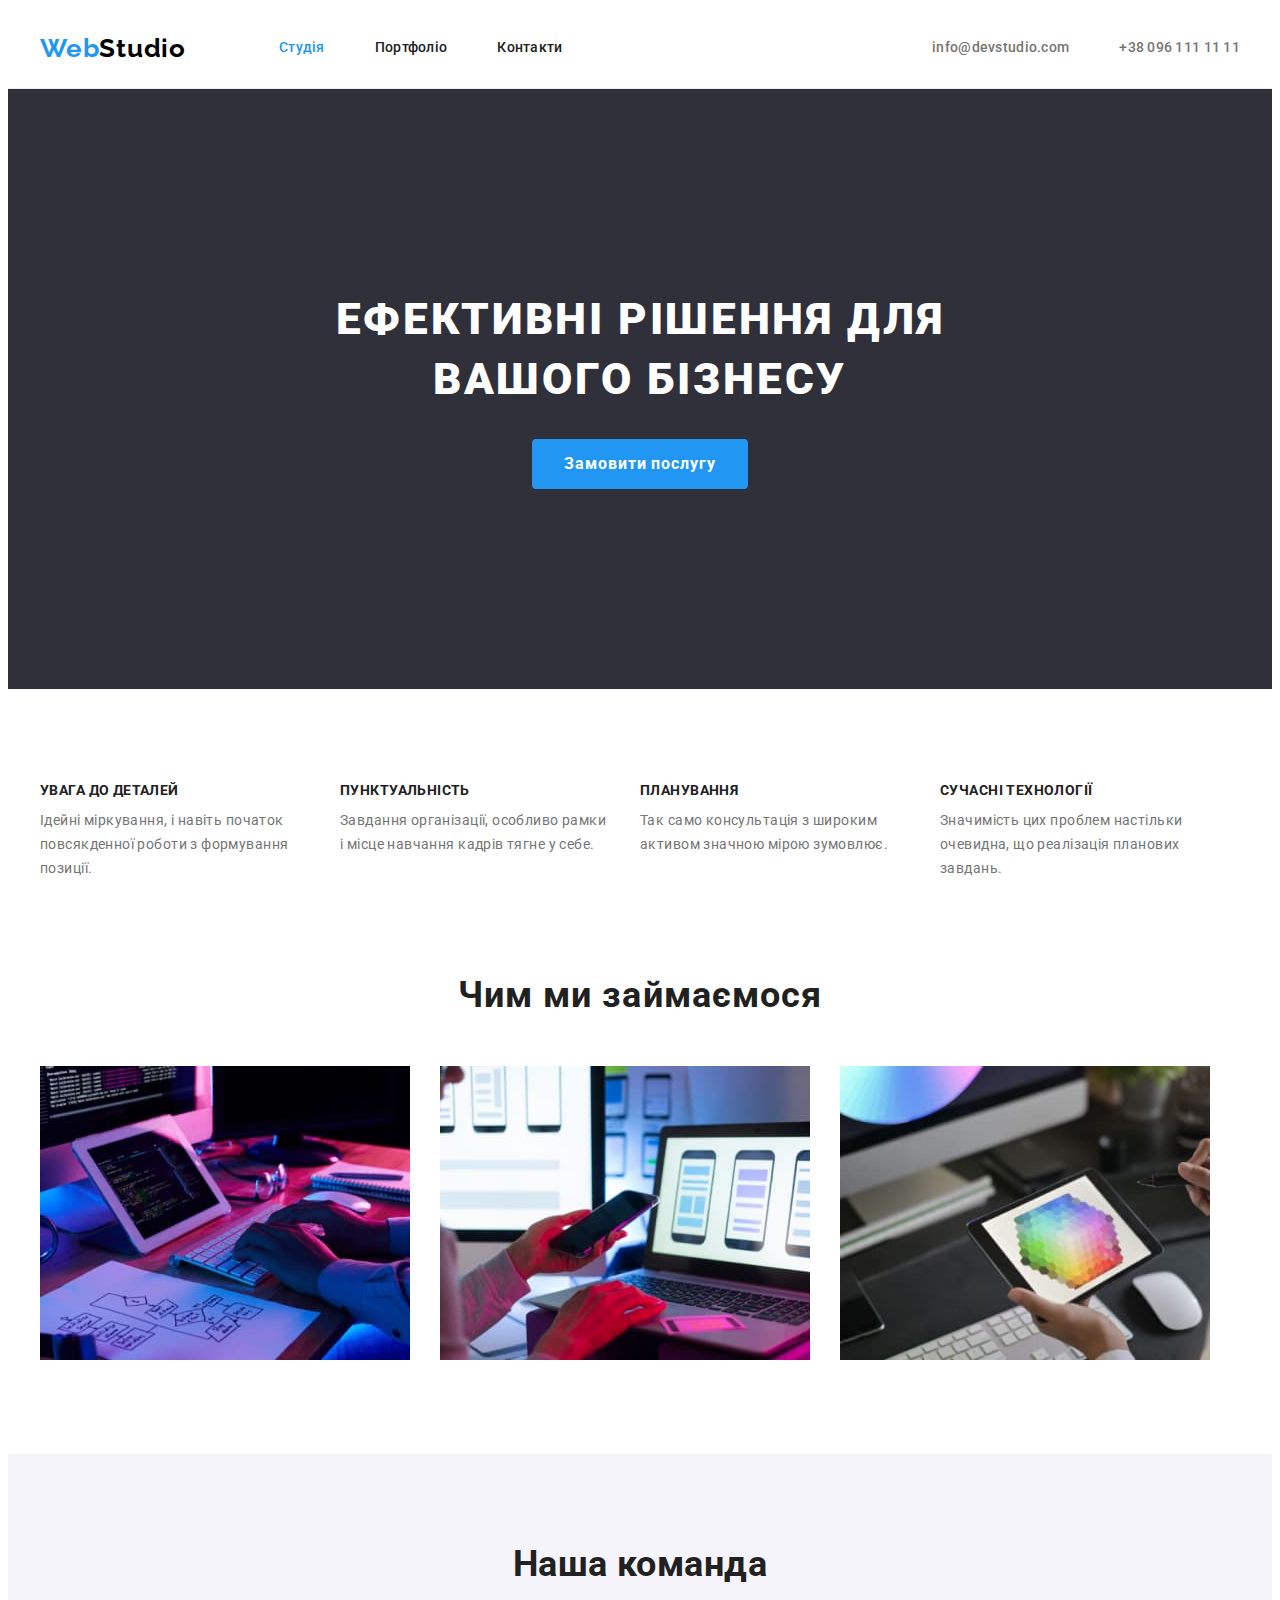
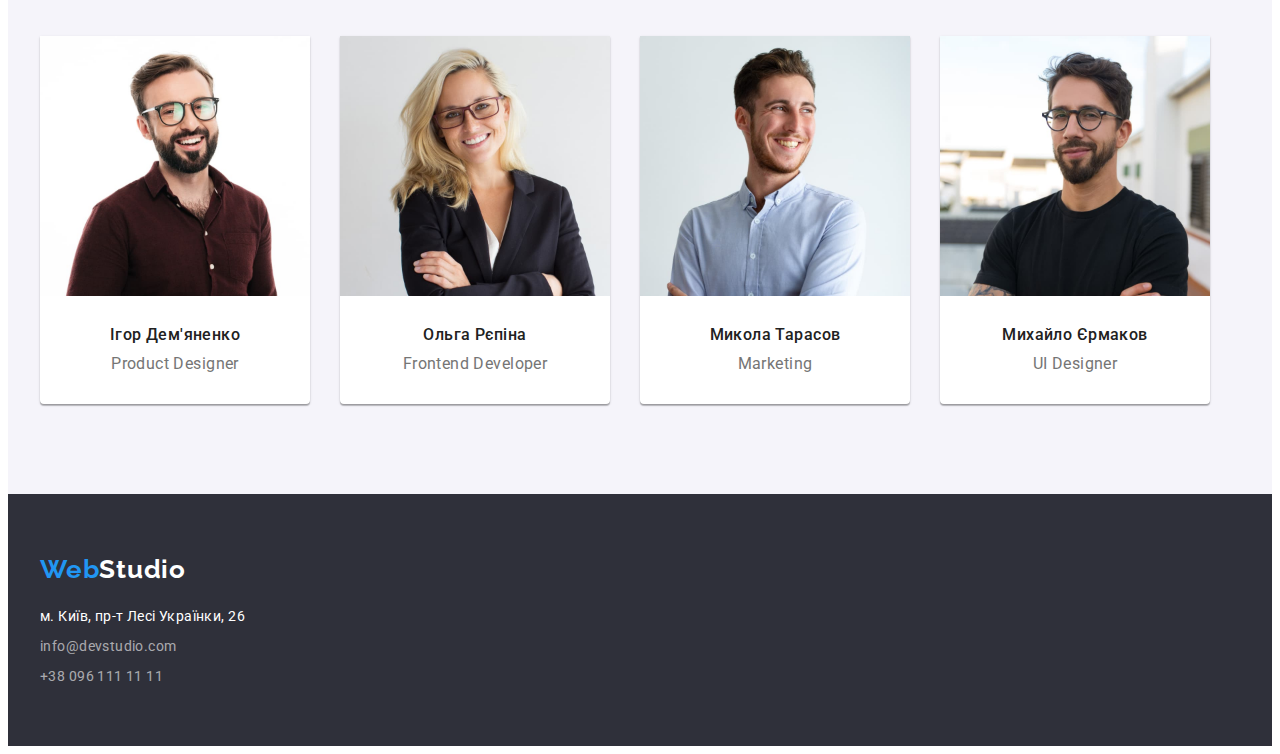
<file: index.html>
<!DOCTYPE html>
<html lang="uk">
  <head>
    <meta charset="UTF-8" />
    <meta http-equiv="X-UA-Compatible" content="IE=edge" />
    <meta name="viewport" content="width=device-width, initial-scale=1.0" />
    <title>Студія</title>
    <link
      rel="stylesheet"
      href="https://cdnjs.cloudflare.com/ajax/libs/modern-normalize/1.1.0/modern-normalize.min.css"
      integrity="sha512-wpPYUAdjBVSE4KJnH1VR1HeZfpl1ub8YT/NKx4PuQ5NmX2tKuGu6U/JRp5y+Y8XG2tV+wKQpNHVUX03MfMFn9Q=="
      crossorigin="anonymous"
      referrerpolicy="no-referrer"
    />
    <link rel="preconnect" href="https://fonts.googleapis.com" />
    <link rel="preconnect" href="https://fonts.gstatic.com" crossorigin />
    <link
      href="https://fonts.googleapis.com/css2?family=Raleway:wght@700&family=Roboto:wght@400;500;700;900&display=swap"
      rel="stylesheet"
    />
    <link rel="stylesheet" href="./css/styles.css" />
  </head>
  <body>
    <header class="header">
      <div class="container">
        <nav class="header-navigation">
          <a href="./index.html" class="logo">Web<span class="header-logo-text">Studio</span></a>
          <ul class="header-navigation-list list">
            <li class="header-navigation-item">
              <a href="./index.html" class="header-navigation-link current">Студія</a>
            </li>
            <li class="header-navigation-item">
              <a href="./portfolio.html" class="header-navigation-link">Портфоліо</a>
            </li>
            <li class="header-navigation-item">
              <a href="" class="header-navigation-link">Контакти</a>
            </li>
          </ul>
          <ul class="header-contact-list list">
            <li class="header-contact-item">
              <a href="mailto:info@devstudio.com" class="header-contact-link">info@devstudio.com</a>
            </li>
            <li class="header-contact-item">
              <a href="tel:+380961111111" class="header-contact-link">+38 096 111 11 11</a>
            </li>
          </ul>
        </nav>
      </div>
    </header>
    <main>
      <section class="hero">
        <div class="container">
          <h1 class="hero-title">Ефективні рішення для вашого бізнесу</h1>
          <button type="button" class="button-hero button">Замовити послугу</button>
        </div>
      </section>

      <section class="section feature">
        <div class="container">
          <h2 class="visually-hidden">Наші переваги</h2>
          <ul class="feature-list list">
            <li class="feature-list-item">
              <h3 class="feature-list-title">Увага до деталей</h3>
              <p class="feature-list-text">
                Ідейні міркування, і навіть початок повсякденної роботи з формування позиції.
              </p>
            </li>
            <li class="feature-list-item">
              <h3 class="feature-list-title">Пунктуальність</h3>
              <p class="feature-list-text">
                Завдання організації, особливо рамки і місце навчання кадрів тягне у себе.
              </p>
            </li>
            <li class="feature-list-item">
              <h3 class="feature-list-title">Планування</h3>
              <p class="feature-list-text">
                Так само консультація з широким активом значною мірою зумовлює.
              </p>
            </li>
            <li class="feature-list-item">
              <h3 class="feature-list-title">Сучасні технології</h3>
              <p class="feature-list-text">
                Значимість цих проблем настільки очевидна, що реалізація планових завдань.
              </p>
            </li>
          </ul>
        </div>
      </section>
      <section class="work">
        <div class="container">
          <h2 class="work-title">Чим ми займаємося</h2>
          <ul class="work-list list">
            <li class="item">
              <img src="./images/coding.jpg" alt="Людина, яка пише код" width="370" />
            </li>
            <li class="item">
              <img src="./images/mobile_dev.jpg" alt="Мобільній розробник" width="370" />
            </li>
            <li class="item">
              <img src="./images/gradient_on_tablet.jpg" alt="Градієнт на планшеті" width="370" />
            </li>
          </ul>
        </div>
      </section>
      <section class="section our-team">
        <div class="container">
          <h2 class="our-team-title">Наша команда</h2>
          <ul class="our-team-list list">
            <li class="item card">
              <img src="./images/demianenko.jpg" alt="фото Ігора Дем'яненко" width="270" />
              <div class="our-team-discr">
                <h3 class="teammate-name">Ігор Дем'яненко</h3>
                <p lang="en" class="teammate-profession">Product Designer</p>
              </div>
            </li>
            <li class="item card">
              <img src="./images/repina.jpg" alt="фото Ольги Рєпіної" width="270" />
              <div class="our-team-discr">
                <h3 class="teammate-name">Ольга Рєпіна</h3>
                <p lang="en" class="teammate-profession">Frontend Developer</p>
              </div>
            </li>
            <li class="item card">
              <img src="./images/tarasov.jpg" alt="фото Миколи Тарасова" width="270" />
              <div class="our-team-discr">
                <h3 class="teammate-name">Микола Тарасов</h3>
                <p lang="en" class="teammate-profession">Marketing</p>
              </div>
            </li>
            <li class="item card">
              <img src="./images/ermakov.jpg" alt="фото Михайла Єрмакова" width="270" />
              <div class="our-team-discr">
                <h3 class="teammate-name">Михайло Єрмаков</h3>
                <p lang="en" class="teammate-profession">UI Designer</p>
              </div>
            </li>
          </ul>
        </div>
      </section>
    </main>
    <footer class="footer">
      <div class="container">
        <a href="./index.html" class="logo">Web<span class="footer-logo-text">Studio</span></a>
        <address class="footer-adress">
          <ul class="footer-adress-list list">
            <li class="item">
              <a
                href="https://goo.gl/maps/KbacDpf7Sf644kYd8"
                class="footer-adress-map"
                target="_blank"
                rel="noreferrer noopener"
                >м. Київ, пр-т Лесі Українки, 26</a
              >
            </li>
            <li class="item">
              <a href="mailto:info@devstudio.com" class="footer-adress-mail">info@devstudio.com</a>
            </li>
            <li class="item">
              <a href="tel:+380961111111" class="footer-adress-tel">+38 096 111 11 11</a>
            </li>
          </ul>
        </address>
      </div>
    </footer>
  </body>
</html>
</file>
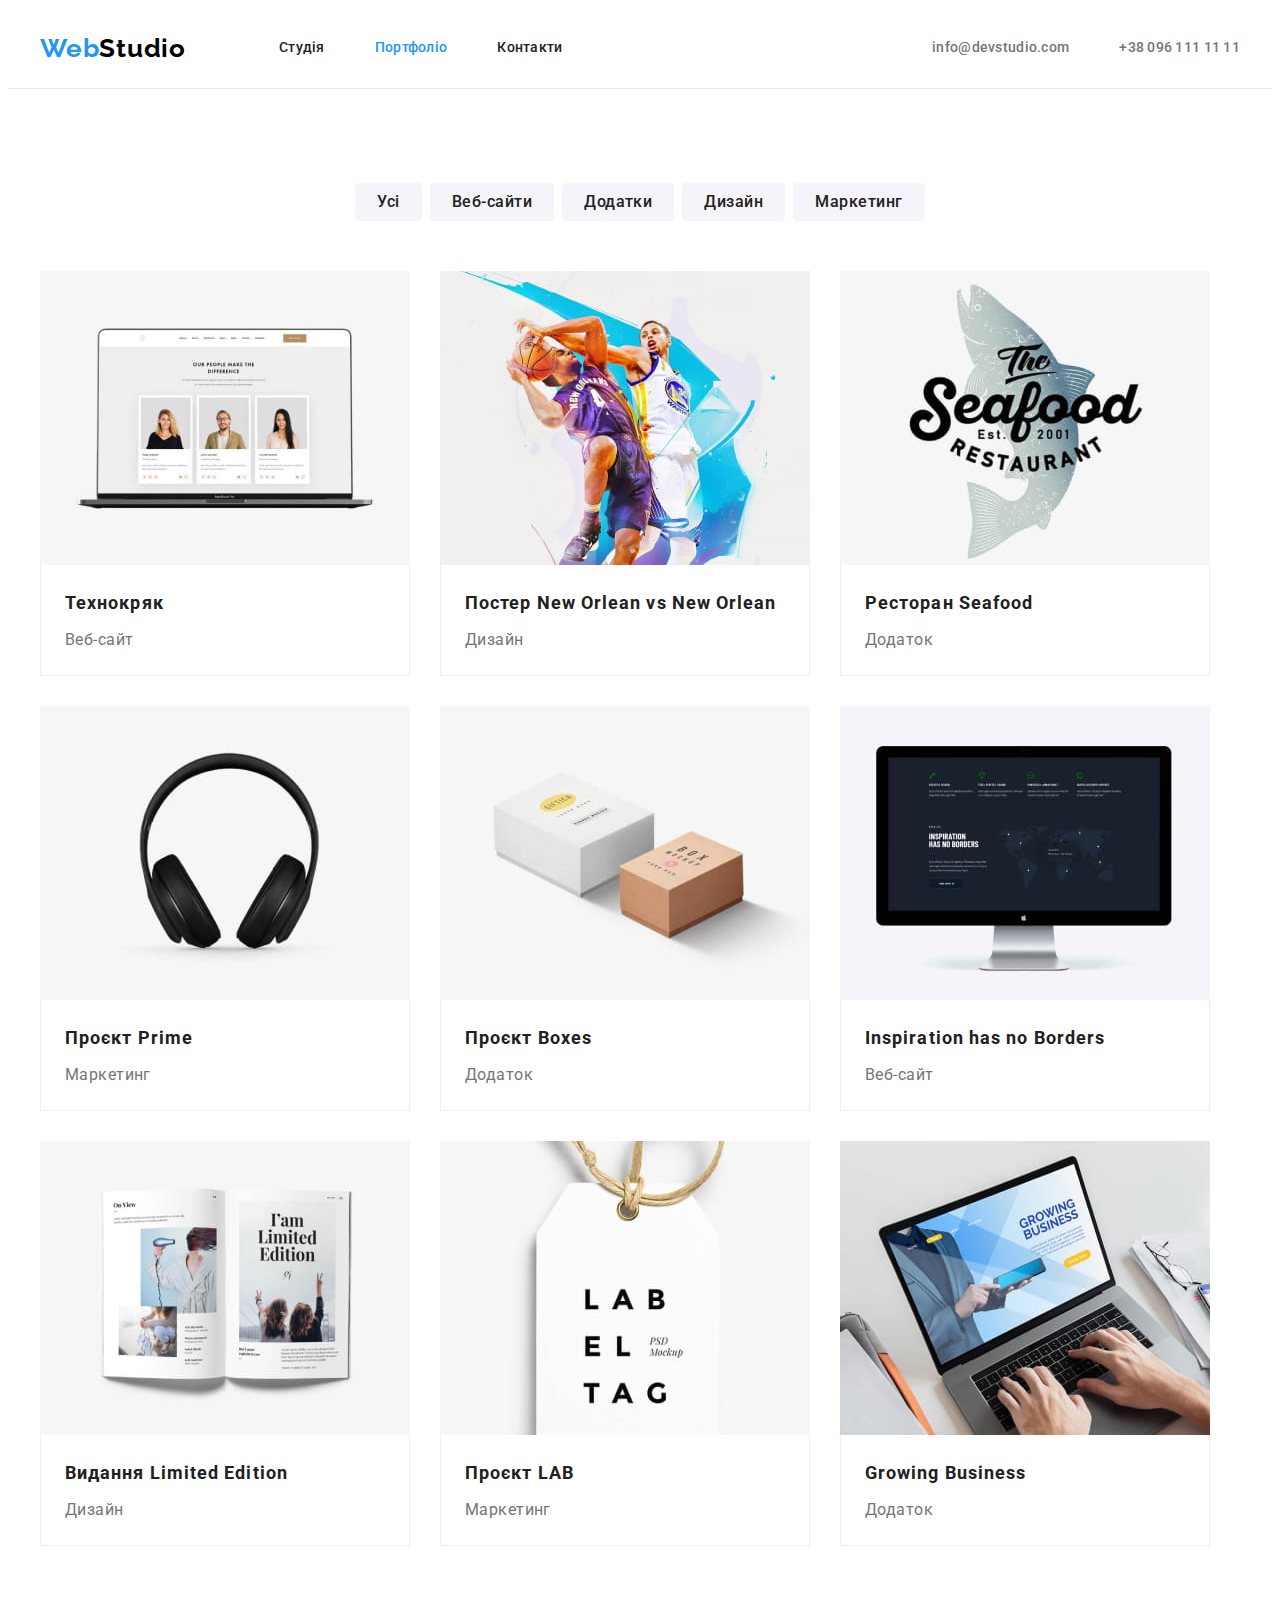
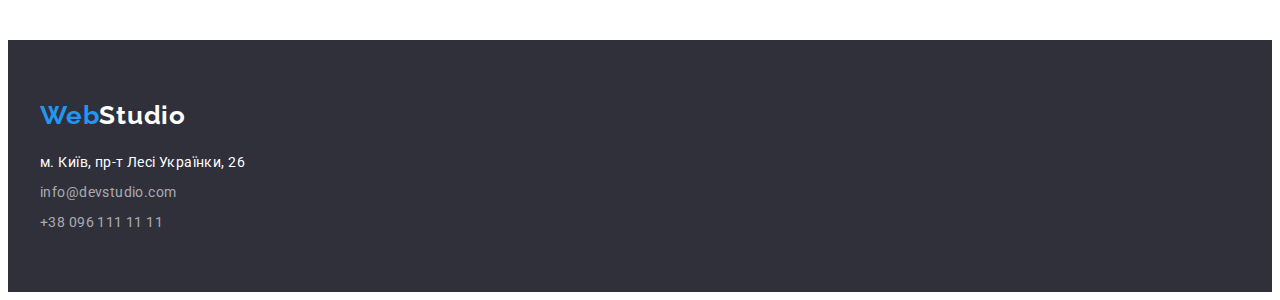
<file: portfolio.html>
<!DOCTYPE html>
<html lang="en">
  <head>
    <meta charset="UTF-8" />
    <meta http-equiv="X-UA-Compatible" content="IE=edge" />
    <meta name="viewport" content="width=device-width, initial-scale=1.0" />
    <title>Портфоліо</title>
    <link
      rel="stylesheet"
      href="https://cdnjs.cloudflare.com/ajax/libs/modern-normalize/1.1.0/modern-normalize.min.css"
      integrity="sha512-wpPYUAdjBVSE4KJnH1VR1HeZfpl1ub8YT/NKx4PuQ5NmX2tKuGu6U/JRp5y+Y8XG2tV+wKQpNHVUX03MfMFn9Q=="
      crossorigin="anonymous"
      referrerpolicy="no-referrer"
    />
    <link rel="preconnect" href="https://fonts.googleapis.com" />
    <link rel="preconnect" href="https://fonts.gstatic.com" crossorigin />
    <link
      href="https://fonts.googleapis.com/css2?family=Raleway:wght@700&family=Roboto:wght@400;500;700;900&display=swap"
      rel="stylesheet"
    />
    <link rel="stylesheet" href="./css/styles.css" />
  </head>
  <body>
    <header class="header">
      <div class="container">
        <nav class="header-navigation">
          <a href="./index.html" class="logo">Web<span class="header-logo-text">Studio</span></a>
          <ul class="header-navigation-list list">
            <li class="header-navigation-item">
              <a href="./index.html" class="header-navigation-link">Студія</a>
            </li>
            <li class="header-navigation-item">
              <a href="./portfolio.html" class="header-navigation-link current">Портфоліо</a>
            </li>
            <li class="header-navigation-item">
              <a href="" class="header-navigation-link">Контакти</a>
            </li>
          </ul>
          <ul class="header-contact-list list">
            <li class="header-contact-item">
              <a href="mailto:info@devstudio.com" class="header-contact-link">info@devstudio.com</a>
            </li>
            <li class="header-contact-item">
              <a href="tel:+380961111111" class="header-contact-link">+38 096 111 11 11</a>
            </li>
          </ul>
        </nav>
      </div>
    </header>
    <main>
      <section class="section portfolio">
        <div class="container">
          <h1 class="visually-hidden">Портфоліо</h1>
          <ul class="filter-list">
            <li class="filter-item">
              <button type="button" class="button-secondary button">Усі</button>
            </li>
            <li class="filter-item">
              <button type="button" class="button-secondary button">Веб-сайти</button>
            </li>
            <li class="filter-item">
              <button type="button" class="button-secondary button">Додатки</button>
            </li>
            <li class="filter-item">
              <button type="button" class="button-secondary button">Дизайн</button>
            </li>
            <li class="filter-item">
              <button type="button" class="button-secondary button">Маркетинг</button>
            </li>
          </ul>
          <ul class="portfolio-list">
            <li class="portfolio-list-item">
              <img
                src="./images/portfolio/tehnocrack.jpg"
                alt="Веб-сайт компанії Технокряк"
                width="370"
              />
              <div class="project-discr">
                <h2 class="portfolio-title">Технокряк</h2>
                <p class="portfolio-text">Веб-сайт</p>
              </div>
            </li>
            <li class="portfolio-list-item">
              <img
                src="./images/portfolio/no_vs_gs_poster.jpg"
                class="porfolio-image"
                alt="Постер баскетбольного матчу"
                width="370"
              />
              <div class="project-discr">
                <h2 class="portfolio-title">
                  Постер <span lang="en">New Orlean</span> vs <span lang="en">New Orlean</span>
                </h2>
                <p class="portfolio-text">Дизайн</p>
              </div>
            </li>
            <li class="portfolio-list-item">
              <img
                src="./images/portfolio/seafood_poster.jpg"
                class="porfolio-image"
                alt="Бренд-лого ресторану Seafood"
                width="370"
              />
              <div class="project-discr">
                <h2 class="portfolio-title">Ресторан <span lang="en">Seafood</span></h2>
                <p class="portfolio-text">Додаток</p>
              </div>
            </li>
            <li class="portfolio-list-item">
              <img
                src="./images/portfolio/headphones.jpg"
                class="porfolio-image"
                alt="Навушники"
                width="370"
              />
              <div class="project-discr">
                <h2 class="portfolio-title">Проєкт Prime</h2>
                <p class="portfolio-text">Маркетинг</p>
              </div>
            </li>
            <li class="portfolio-list-item">
              <img
                src="./images/portfolio/boxes.jpg"
                class="porfolio-image"
                alt="Дві коробки"
                width="370"
              />
              <div class="project-discr">
                <h2 class="portfolio-title">Проєкт Boxes</h2>
                <p class="portfolio-text">Додаток</p>
              </div>
            </li>
            <li class="portfolio-list-item">
              <img
                src="./images/portfolio/inspiration.jpg"
                class="porfolio-image"
                alt="Монітор з відображенням сайту "
                width="370"
              />
              <div class="project-discr">
                <h2 class="portfolio-title">Inspiration has no Borders</h2>
                <p class="portfolio-text">Веб-сайт</p>
              </div>
            </li>
            <li class="portfolio-list-item">
              <img
                src="./images/portfolio/limited_edition.jpg"
                class="porfolio-image"
                alt="Розворот журналу"
                width="370"
              />
              <div class="project-discr">
                <h2 class="portfolio-title">Видання Limited Edition</h2>
                <p class="portfolio-text">Дизайн</p>
              </div>
            </li>
            <li class="portfolio-list-item">
              <img
                src="./images/portfolio/lab_label.jpg"
                class="porfolio-image"
                alt="Бірка"
                width="370"
              />
              <div class="project-discr">
                <h2 class="portfolio-title">Проєкт LAB</h2>
                <p class="portfolio-text">Маркетинг</p>
              </div>
            </li>
            <li class="portfolio-list-item">
              <img
                src="./images/portfolio/geowing_business.jpg"
                class="porfolio-image"
                alt="Ноутбук з відображенням свйту Growing Business"
                width="370"
              />
              <div class="project-discr">
                <h2 class="portfolio-title">Growing Business</h2>
                <p class="portfolio-text">Додаток</p>
              </div>
            </li>
          </ul>
        </div>
      </section>
    </main>
    <footer class="footer">
      <div class="container">
        <a href="./index.html" class="logo">Web<span class="footer-logo-text">Studio</span></a>
        <address class="footer-adress">
          <ul class="footer-adress-list list">
            <li class="item">
              <a
                href="https://goo.gl/maps/KbacDpf7Sf644kYd8"
                class="footer-adress-map"
                target="_blank"
                rel="noreferrer noopener"
                >м. Київ, пр-т Лесі Українки, 26</a
              >
            </li>
            <li class="item">
              <a href="mailto:info@devstudio.com" class="footer-adress-mail">info@devstudio.com</a>
            </li>
            <li class="item">
              <a href="tel:+380961111111" class="footer-adress-tel">+38 096 111 11 11</a>
            </li>
          </ul>
        </address>
      </div>
    </footer>
  </body>
</html>
</file>
<file: css/styles.css>
:root {
  --primary-text-color: #757575; /* цвет вторичного текста */
  --title-text-color: #212121; /* вторичнй цвет бренда  (и текста) */
  --accent-color: #2196f3; /* основной цвет бренда */
  --black-color: #000000; /* Черный цвет на сайте */
  --bgd-color: #2f303a; /* цвет фона */
  --white-color: #ffffff; /* белый цвет на сайте */
  --transparent-white-color: rgba(255, 255, 255, 0.6); /* цвет текста в футере (с прозрачностью */
  --team-bgd-color: #f5f4fa; /* цвет фона на секциях */
  --border-color-cards: #eeeeee; /* Цвет рамок карточек*/
  --border-color-main: #ececec; /* цвет основных рамок */
  --active-button-background: #188ce8; /* цвет активности главной кнопки */
}

h1,
h2,
h3,
h4,
h5,
h6,
p {
  margin: 0;
}

ul {
  margin: 0;
  padding: 0;
}

img {
  max-width: 100%;
  height: auto;
  display: block;
}

.container {
  width: 1200px;
  margin-left: auto;
  margin-right: auto;
  padding-left: 15px;
  padding-right: 15px;
  /*   outline: 2px solid tomato; */
}

.section {
  padding-top: 94px;
  padding-bottom: 94px;
}

.list {
  list-style-type: none;
}

body {
  background-color: var(--white-color);
  color: var(--primary-text-color);
  font-family: Roboto, sans-serif;
  font-size: 14px;
  letter-spacing: 0.03em;
}

.button {
  font-family: Roboto, sans-serif;
  cursor: pointer;
}
.button-hero {
  background-color: var(--accent-color);
  color: var(--white-color);
  font-weight: 700;
  font-size: 16px;
  line-height: 1.87;
  letter-spacing: 0.06em;

  display: block;
  margin-left: auto;
  margin-right: auto;
  min-width: 216px;
  padding: 10px 32px;
  max-height: 50px;
  border: none;
  border-radius: 4px;
}
.button-secondary {
  background-color: var(--team-bgd-color);
  color: var(--title-text-color);
  font-weight: 500;
  font-size: 16px;
  line-height: 1.62;
  letter-spacing: 0.03em;

  padding: 6px 22px;
  max-height: 38px;
  border: transparent;
  border-radius: 4px;
}

.visually-hidden {
  position: absolute;
  width: 1px;
  height: 1px;
  margin: -1px;
  border: 0;
  padding: 0;
  white-space: nowrap;
  clip-path: inset(100%);
  clip: rect(0 0 0 0);
  overflow: hidden;
}

/* ----------------------HEADER----------------------- */

.header {
  border-bottom: 1px solid #ececec;
}
.header-navigation {
  display: flex;
  align-items: center;
}

.logo {
  display: block;
  font-family: Raleway, normal;
  color: var(--accent-color);
  text-decoration: none;
  font-weight: 700;
  font-size: 26px;
  line-height: 1.19;
  letter-spacing: 0.03em;
}

.header-logo-text {
  color: var(--black-color);
}
.header-navigation-list {
  display: flex;
  align-items: center;
  margin-left: 93px;
}

.header-navigation-item:not(:last-child) {
  margin-right: 50px;
}

.header-navigation-link {
  color: var(--title-text-color);
  text-decoration: none;
  font-weight: 500;
  font-size: 14px;
  line-height: 1.14;
  letter-spacing: 0.02em;
  padding-top: 32px;
  padding-bottom: 32px;
  display: block;
}
.current {
  color: var(--accent-color);
}

.header-contact-list {
  display: flex;

  margin-left: auto;
}

.header-contact-link {
  text-decoration: none;
  color: var(--primary-text-color);
  font-weight: 500;
  font-size: 14px;
  line-height: 1.14;
  letter-spacing: 0.02em;
  padding-top: 32px;
  padding-bottom: 32px;
  display: block;
}

.header-contact-item:not(:last-child) {
  margin-right: 50px;
}

.header-navigation-link:hover,
.header-navigation-link:focus,
.header-contact-link:hover,
.header-contact-link:focus {
  color: var(--accent-color);
}

/* --------------------HERO------------------------ */
.hero {
  background-color: var(--bgd-color);
  text-align: center;
  padding: 200px 0px;
}
.hero .container {
}

.hero-title {
  font-weight: 900;
  font-size: 44px;
  line-height: 60px;
  letter-spacing: 0.06em;
  color: var(--white-color);
  text-transform: uppercase;
  max-width: 696px;
  margin: 0 auto;
  margin-bottom: 30px;
}

.button-hero:hover,
.button-hero:focus {
  background-color: var(--active-button-background);
}

/* ---------------------FEATURES----------------------- */

.feature-list {
  display: flex;
  flex-wrap: wrap;
}

.feature-list-item {
  flex-basis: calc(100% / 4 - 30px);
  min-width: 270px;
}
.feature-list-item:not(:last-child) {
  margin-right: 30px;
}

.feature-list-title {
  color: var(--title-text-color);
  font-weight: 700;
  font-size: 14px;
  line-height: 1.14;
  text-transform: uppercase;
  margin-bottom: 10px;
}

.feature-list-text {
  line-height: 1.71;
}

/* ----------------------OUR WORK---------------------------- */
.work {
  padding-bottom: 94px;
  padding-top: 0px;
}

.work-title {
  color: var(--title-text-color);
  font-weight: 700;
  font-size: 36px;
  line-height: 1.16;
  letter-spacing: 0.03em;
  text-align: center;
  margin-bottom: 50px;
}

.work-list {
  display: flex;
  flex-wrap: wrap;
}

.work-list > .item {
  flex-basis: calc(100% / 3 -30px);
}

.work-list > .item:not(:last-child) {
  margin-right: 30px;
}

/* -----------------------------OUR TEAM---------------------------------- */

.our-team {
  background-color: var(--team-bgd-color);
  padding: 90px 0px;
}

.our-team-title {
  color: var(--title-text-color);
  font-weight: 700;
  font-size: 36px;
  line-height: 1.16;
  margin-bottom: 50px;
  text-align: center;
}

.our-team-list {
  display: flex;
  flex-wrap: wrap;
}
.card {
  background: var(--white-color);
  box-shadow: 0px 1px 3px rgba(0, 0, 0, 0.12), 0px 1px 1px rgba(0, 0, 0, 0.14),
    0px 2px 1px rgba(0, 0, 0, 0.2);
  border-radius: 0px 0px 4px 4px;
}

.our-team-list > .item {
  flex-basis: calc(100% / 4-30px);
}

.our-team-list > .item:not(:last-child) {
  margin-right: 30px;
}

.our-team-discr {
  padding-top: 30px;
  padding-bottom: 30px;
}
.teammate-name {
  color: var(--title-text-color);
  font-weight: 500;
  font-size: 16px;
  line-height: 1.18;
  text-align: center;
}

.teammate-profession {
  font-size: 16px;
  line-height: 1.18;

  margin-top: 10px;
  text-align: center;
}

/* ----------------------------------FOOTER----------------------------- */

.footer {
  background-color: var(--bgd-color);
  padding-top: 60px;
  padding-bottom: 60px;
}

.footer .logo {
  margin-bottom: 20px;
}

.footer-logo-text {
  color: var(--white-color);
}

.footer-adress-list > .item {
  display: block;
  margin-bottom: 9px;
  margin-top: 0px;
  max-height: 21px;
  /*  outline: 4px solid blueviolet; */
}
.footer-adress-list > .item:last-child {
  margin-bottom: 0px;
}

.footer-adress-map {
  font-style: normal;
  color: var(--white-color);
  text-decoration: none;
  line-height: 1.71;
}

.footer-adress-mail,
.footer-adress-tel {
  font-style: normal;
  color: var(--transparent-white-color);
  text-decoration: none;
  line-height: 1.71;
}

.footer-adress-map:hover,
.footer-adress-map:focus,
.footer-adress-mail:hover,
.footer-adress-mail:focus,
.footer-adress-tel:hover,
.footer-adress-tel:focus {
  color: var(--accent-color);
}

/* ------------------------------------------------------------------------- */
/* ---------------------------------PORTFOLIO------------------------------- */
/* ------------------------------------------------------------------------- */

.portfolio {
  margin-right: auto;
  margin-left: auto;
}

.filter-list {
  display: flex;
  margin-bottom: 50px;
  justify-content: center;
}

.filter-item {
  display: block;
  margin-right: 8px;
}

.filter-item:last-child {
  margin-right: 0;
}

.button-secondary:hover,
.button-secondary:focus {
  background-color: var(--accent-color);
  color: var(--white-color);
}

.portfolio-list {
  display: flex;
  flex-wrap: wrap;
}

.portfolio-list-item {
  display: inline-block;
  flex-basis: calc(100% / 3-30px);
  max-width: 370px;
  margin-right: 30px;
  margin-bottom: 30px;
}
.portfolio-list-item:nth-child(3n) {
  margin-right: 0;
}
.portfolio-list-item:nth-last-child(-n + 3) {
  margin-bottom: 0;
}

.project-discr {
  padding: 20px 24px;
  border-bottom: 1px solid var(--border-color-cards);
  border-right: 1px solid var(--border-color-cards);
  border-left: 1px solid var(--border-color-cards);
}

.portfolio-title {
  color: var(--title-text-color);
  font-weight: 700;
  font-size: 18px;
  line-height: 2;
  letter-spacing: 0.06em;
  margin-bottom: 4px;
}

.portfolio-text {
  font-size: 16px;
  line-height: 1.87;
}
</file>
